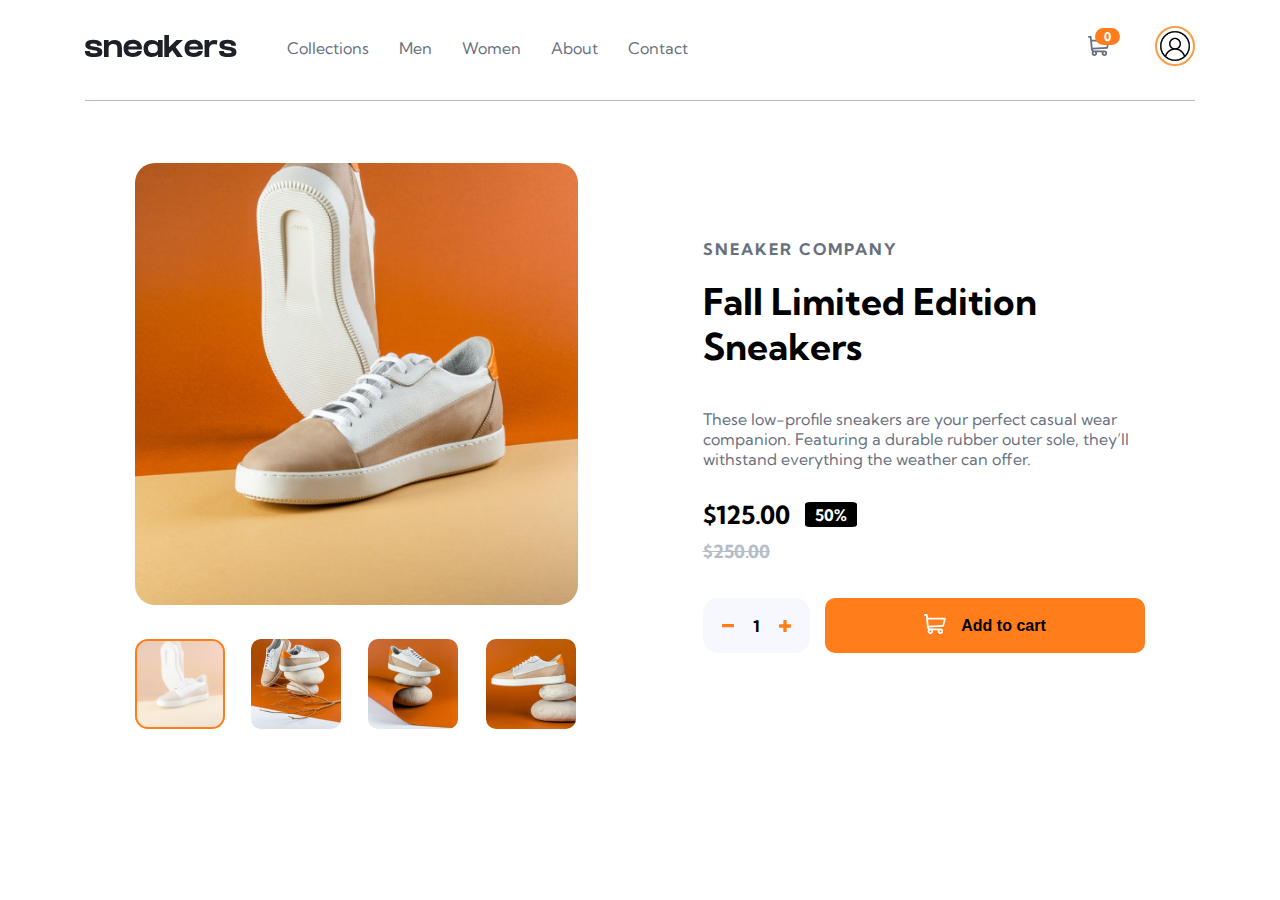
<file: index.html>
<!DOCTYPE html>
<html lang="en">
  <head>
    <meta charset="UTF-8" />
    <meta name="viewport" content="width=device-width, initial-scale=1.0" />
    <!-- displays site properly based on user's device -->

    <link
      rel="icon"
      type="image/png"
      sizes="32x32"
      href="./images/favicon-32x32.png"
    />

    <title>Frontend Mentor | E-commerce product page</title>
    <link rel="stylesheet" type="text/css" media="screen" href="main.css" />
    <script src="main.js" defer></script>
    <script src="slider.js" defer></script>
    <script src="cart.js" defer></script>
    <style>
      /* Add this to your <style> block in each HTgotcML file */
      .avatar img,
      .profile-preview,
      #checkout-avatar {
        border-radius: 50%;
        border: 2px solid #f59e48; /* Use your orange color variable if available */
        box-shadow: 0 2px 8px rgba(245, 158, 72, 0.08);
      }

      /* Add to your <style> block */
      .avatar {
        position: relative;
        display: inline-block;
      }

      #profile-avatar {
        cursor: pointer;
        transition: box-shadow 0.2s;
      }

      #profile-avatar:hover {
        box-shadow: 0 0 0 4px #f5e7d6;
      }

      #signout-btn {
        display: none;
        position: absolute;
        left: 50%;
        transform: translateX(-50%);
        top: 70px;
        z-index: 20;
        background: #fff;
        color: #f59e48;
        border: none;
        border-radius: 999px;
        padding: 10px 28px 10px 18px;
        font-size: 1rem;
        font-weight: 600;
        box-shadow: 0 4px 16px rgba(245, 158, 72, 0.15);
        cursor: pointer;
        transition: background 0.2s, color 0.2s, box-shadow 0.2s;
        display: flex;
        align-items: center;
        gap: 10px;
        outline: none;
      }

      #signout-btn:hover,
      #signout-btn:focus {
        background: #f59e48;
        color: #fff;
        box-shadow: 0 6px 24px rgba(245, 158, 72, 0.22);
      }

      .signout-icon svg {
        display: block;
        width: 20px;
        height: 20px;
        fill: currentColor;
        margin-right: 4px;
      }

      .signout-text {
        font-size: 1rem;
        font-weight: 600;
        letter-spacing: 0.5px;
      }
    </style>
  </head>
  <body>
    <div class="container">
      <header>
        <nav class="navbar">
          <section class="nav-first">
            <svg
              class="menu-icon"
              width="16"
              height="15"
              xmlns="http://www.w3.org/2000/svg"
            >
              <path
                d="M16 12v3H0v-3h16Zm0-6v3H0V6h16Zm0-6v3H0V0h16Z"
                fill="#69707D"
                fill-rule="evenodd"
              />
            </svg>
            <div class="logo">
              <img src="images/logo.svg" alt="sneakers logo" id="navbar-logo" style="cursor:pointer;" />
            </div>
            <div class="backdrop"></div>
            <div class="nav-links">
              <svg
                class="close-icon"
                width="14"
                height="15"
                xmlns="http://www.w3.org/2000/svg"
              >
                <path
                  d="m11.596.782 2.122 2.122L9.12 7.499l4.597 4.597-2.122 2.122L7 9.62l-4.595 4.597-2.122-2.122L4.878 7.5.282 2.904 2.404.782l4.595 4.596L11.596.782Z"
                  fill="#69707D"
                  fill-rule="evenodd"
                />
              </svg>
              <a href="collections.html">Collections</a>
              <a href="./men.html">Men</a>
              <a href="./women.html">Women</a>
              <a href="./About.html">About</a>
              <a href="./contact.html">Contact</a>
            </div>
          </section>
          <section class="nav-second">
            <div class="cart">
              <img
                class="cart-icon"
                src="images/icon-cart.svg"
                alt="cart icon"
              />
              <div class="cart-container">
                <div class="cart-title">Cart</div>
                <div class="cart-items empty">
                  <p class="cart-empty">Your cart is empty</p>
                </div>
                <button class="checkout empty" id="checkout-button" >Checkout</button>
              </div>
              <div class="cart-count">
                <span class="qty">0</span>
              </div>
            </div>
            <div class="avatar">
              <img id="profile-avatar" src="images/profile.png" />
              <button id="signout-btn" aria-label="Sign Out">
                <span class="signout-icon">
                </span>
                <span class="signout-text">Sign Out</span>
              </button>
            </div>
          </section>
        </nav>
      </header>

      <section class="main">
        <div class="default gallery">
          <div class="main-img">
            <img
              class="active"
              src="images/image-product-1.jpg"
              alt="product-img"
            />
            <img src="images/image-product-2.jpg" alt="product-img" />
            <img src="images/image-product-3.jpg" alt="product-img" />
            <img src="images/image-product-4.jpg" alt="product-img" />
          </div>
          <div class="thumb-list">
            <div class="active">
              <img
                src="images/image-product-1-thumbnail.jpg"
                alt="product-img"
              />
            </div>
            <div>
              <img
                src="images/image-product-2-thumbnail.jpg"
                alt="product-img"
              />
            </div>
            <div>
              <img
                src="images/image-product-3-thumbnail.jpg"
                alt="product-img"
              />
            </div>
            <div>
              <img
                src="images/image-product-4-thumbnail.jpg"
                alt="product-img"
              />
            </div>
          </div>
        </div>

        <div class="lightbox">
          <div class="gallery">
            <div class="main-img">
              <!-- icons -->
              <span class="icon-close">
                <svg width="14" height="15" xmlns="http://www.w3.org/2000/svg">
                  <path
                    d="m11.596.782 2.122 2.122L9.12 7.499l4.597 4.597-2.122 2.122L7 9.62l-4.595 4.597-2.122-2.122L4.878 7.5.282 2.904 2.404.782l4.595 4.596L11.596.782Z"
                    fill="#69707D"
                    fill-rule="evenodd"
                  />
                </svg>
              </span>
              <span class="icon-prev">
                <svg width="12" height="18" xmlns="http://www.w3.org/2000/svg">
                  <path
                    d="M11 1 3 9l8 8"
                    stroke="#1D2026"
                    stroke-width="3"
                    fill="none"
                    fill-rule="evenodd"
                  />
                </svg>
              </span>
              <span class="icon-next">
                <svg width="13" height="18" xmlns="http://www.w3.org/2000/svg">
                  <path
                    d="m2 1 8 8-8 8"
                    stroke="#1D2026"
                    stroke-width="3"
                    fill="none"
                    fill-rule="evenodd"
                  />
                </svg>
              </span>

              <!-- main images -->
              <img
                class="active"
                src="images/image-product-1.jpg"
                alt="product-img"
              />
              <img src="images/image-product-2.jpg" alt="product-img" />
              <img src="images/image-product-3.jpg" alt="product-img" />
              <img src="images/image-product-4.jpg" alt="product-img" />
            </div>
            <div class="thumb-list">
              <div class="active">
                <img
                  src="images/image-product-1-thumbnail.jpg"
                  alt="product-img"
                />
              </div>
              <div>
                <img
                  src="images/image-product-2-thumbnail.jpg"
                  alt="product-img"
                />
              </div>
              <div>
                <img
                  src="images/image-product-3-thumbnail.jpg"
                  alt="product-img"
                />
              </div>
              <div>
                <img
                  src="images/image-product-4-thumbnail.jpg"
                  alt="product-img"
                />
              </div>
            </div>
          </div>
        </div>

        <div class="content">
          <h3>SNEAKER COMPANY</h3>
          <h2 class="product-name">Fall Limited Edition Sneakers</h2>
          <p class="product-desc">
            These low-profile sneakers are your perfect casual wear companion.
            Featuring a durable rubber outer sole, they’ll withstand everything
            the weather can offer.
          </p>
          <div class="price-info">
            <div class="price">
              <span class="current-price">$125.00</span>
              <span class="discount">50%</span>
            </div>
            <div class="prev-price">$250.00</div>
          </div>
          <div class="add-to-cart-container">
            <div class="counter">
              <button class="minus">
                <svg
                  width="12"
                  height="4"
                  xmlns="http://www.w3.org/2000/svg"
                  xmlns:xlink="http://www.w3.org/1999/xlink"
                >
                  <defs>
                    <path
                      d="M11.357 3.332A.641.641 0 0 0 12 2.69V.643A.641.641 0 0 0 11.357 0H.643A.641.641 0 0 0 0 .643v2.046c0 .357.287.643.643.643h10.714Z"
                      id="a"
                    />
                  </defs>
                  <use fill="#FF7E1B" fill-rule="nonzero" xlink:href="#a" />
                </svg>
              </button>
              <span class="count">1</span>
              <button class="plus">
                <svg
                  width="12"
                  height="12"
                  xmlns="http://www.w3.org/2000/svg"
                  xmlns:xlink="http://www.w3.org/1999/xlink"
                >
                  <defs>
                    <path
                      d="M12 7.023V4.977a.641.641 0 0 0-.643-.643h-3.69V.643A.641.641 0 0 0 7.022 0H4.977a.641.641 0 0 0-.643.643v3.69H.643A.641.641 0 0 0 0 4.978v2.046c0 .356.287.643.643.643h3.69v3.691c0 .356.288.643.644.643h2.046a.641.641 0 0 0 .643-.643v-3.69h3.691A.641.641 0 0 0 12 7.022Z"
                      id="b"
                    />
                  </defs>
                  <use fill="#FF7E1B" fill-rule="nonzero" xlink:href="#b" />
                </svg>
              </button>
            </div>
            <button class="add-to-cart">
              <span>
                <svg width="22" height="20" xmlns="http://www.w3.org/2000/svg">
                  <path
                    d="M20.925 3.641H3.863L3.61.816A.896.896 0 0 0 2.717 0H.897a.896.896 0 1 0 0 1.792h1l1.031 11.483c.073.828.52 1.726 1.291 2.336C2.83 17.385 4.099 20 6.359 20c1.875 0 3.197-1.87 2.554-3.642h4.905c-.642 1.77.677 3.642 2.555 3.642a2.72 2.72 0 0 0 2.717-2.717 2.72 2.72 0 0 0-2.717-2.717H6.365c-.681 0-1.274-.41-1.53-1.009l14.321-.842a.896.896 0 0 0 .817-.677l1.821-7.283a.897.897 0 0 0-.87-1.114ZM6.358 18.208a.926.926 0 0 1 0-1.85.926.926 0 0 1 0 1.85Zm10.015 0a.926.926 0 0 1 0-1.85.926.926 0 0 1 0 1.85Zm2.021-7.243-13.8.81-.57-6.341h15.753l-1.383 5.53Z"
                    fill="#69707D"
                    fill-rule="nonzero"
                  />
                </svg>
              </span>
              <span>Add to cart</span>
            </button>
          </div>
        </div>
      </section>
    </div>

    <div id="auth-popup" style="display:none; position:fixed; top:0; left:0; width:100vw; height:100vh; background:rgba(0,0,0,0.35); z-index:9999; align-items:center; justify-content:center;">
      <div style="background:#fff; border-radius:30px; padding:32px 24px; max-width:320px; width:90%; box-shadow:0 8px 32px rgba(0,0,0,0.15); text-align:center;">
        <h3 style="margin-top:0;">You need an account</h3>
        <p style="color:hsl(220, 13%, 13%);">Please sign up or sign in to checkout.</p>
        <div style="display:flex; gap:12px; justify-content:center; margin-top:24px;">
          <button id="popup-signup" style="padding:10px 20px; background:hsl(26, 100%, 55%); color:#fff; border:none; border-radius:8px; font-weight:600; cursor:pointer;">Sign Up</button>
          <button id="popup-signin" style="padding:10px 20px; background:#fff; color:hsl(26, 100%, 55%); border:2px solid hsl(26, 100%, 55%); border-radius:8px; font-weight:600; cursor:pointer;">Sign In</button>
        </div>
      </div>
    </div>

    <script>
      document.addEventListener("DOMContentLoaded", function () {
  const avatarImg = document.getElementById("profile-avatar");
  const signoutBtn = document.getElementById("signout-btn");
  const user = JSON.parse(localStorage.getItem("user"));

  // Set avatar image based on user
  if (user && user.photo) {
    avatarImg.src = user.photo;
  } else if (user) {
    avatarImg.src = "images/image-avatar.png";
  } else {
    avatarImg.src = "images/profile.png";
  }

  // Hide signout button by default
  signoutBtn.style.display = "none";

  // Toggle signout button on avatar click
  avatarImg.addEventListener("click", function () {
    signoutBtn.style.display = signoutBtn.style.display === "block" ? "none" : "block";
  });

  signoutBtn.addEventListener("click", function () {
    localStorage.removeItem("user");
    window.location.reload();
  });

  // Logo click to go to index page
  document.getElementById("navbar-logo").addEventListener("click", function () {
    window.location.href = "index.html";
  });

  // Checkout popup logic
  const checkoutBtn = document.getElementById("checkout-button");
  const authPopup = document.getElementById("auth-popup");
  const popupSignup = document.getElementById("popup-signup");
  const popupSignin = document.getElementById("popup-signin");

  if (checkoutBtn) {
    checkoutBtn.addEventListener("click", function (e) {
      const user = JSON.parse(localStorage.getItem("user"));
      if (!user) {
        e.preventDefault();
        if (authPopup) authPopup.style.display = "flex";
      } else {
        window.location.href = "checkout.html";
      }
    });
  }

  if (popupSignup) {
    popupSignup.addEventListener("click", function () {
      window.location.href = "signup.html";
    });
  }
  if (popupSignin) {
    popupSignin.addEventListener("click", function () {
      window.location.href = "signin.html";
    });
  }

  // Optional: Close popup when clicking outside the box
  if (authPopup) {
    authPopup.addEventListener("click", function(e) {
      if (e.target === authPopup) authPopup.style.display = "none";
    });
  }
});
    </script>
  </body>
</html>
</file>
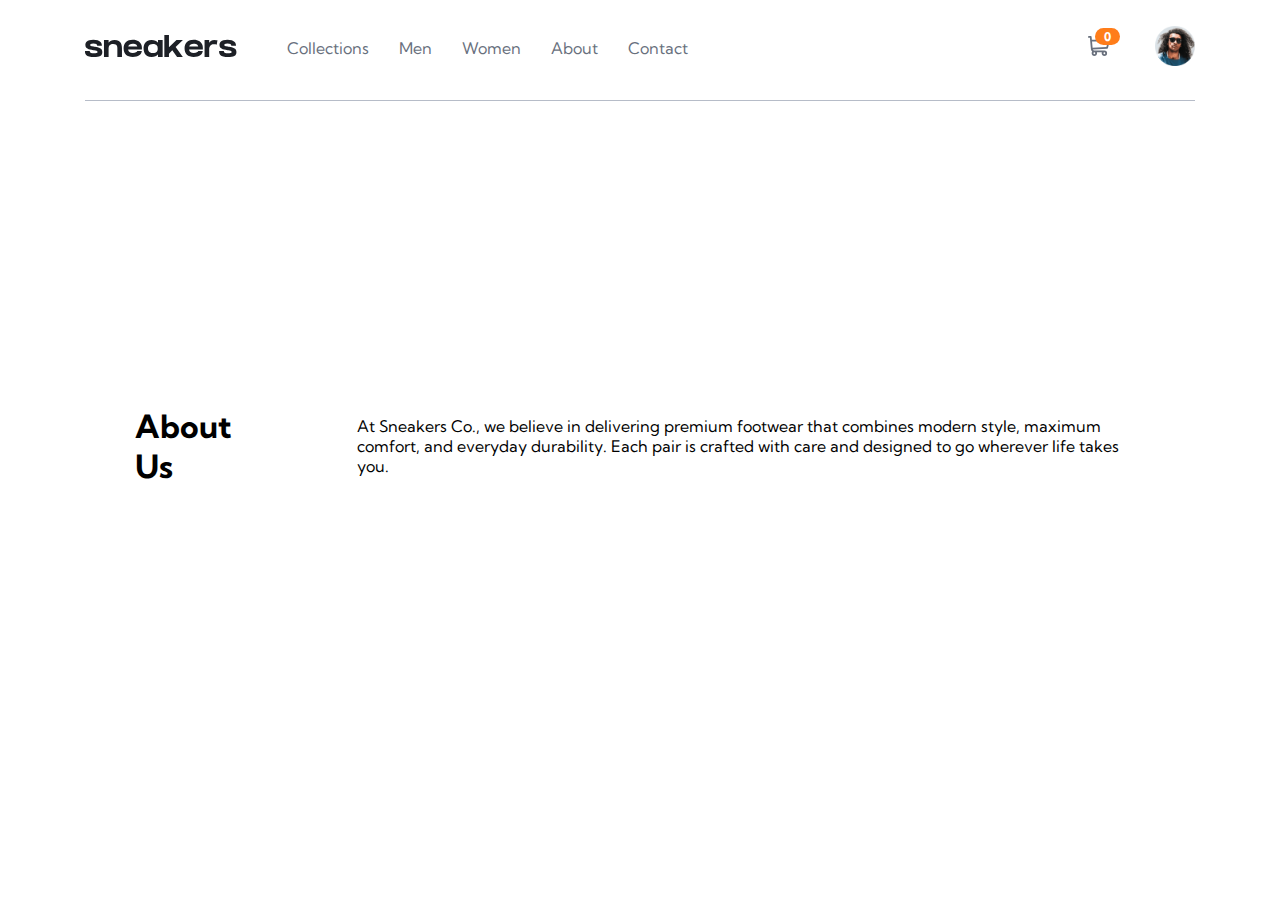
<file: About.html>
<!DOCTYPE html>
<html lang="en">
  <head>
    <meta charset="UTF-8" />
    <meta name="viewport" content="width=device-width, initial-scale=1.0" />
    <!-- displays site properly based on user's device -->

    <link
      rel="icon"
      type="image/png"
      sizes="32x32"
      href="./images/favicon-32x32.png"
    />

    <title>About Us - Sneakers</title>
    <link rel="stylesheet" type="text/css" media="screen" href="main.css" />
    <script src="main.js" defer></script>
    <script src="slider.js" defer></script>
    <script src="cart.js" defer></script>
  </head>
  <body>
    <div class="container">
      <header>
        <nav class="navbar">
          <section class="nav-first">
            <svg
              class="menu-icon"
              width="16"
              height="15"
              xmlns="http://www.w3.org/2000/svg"
            >
              <path
                d="M16 12v3H0v-3h16Zm0-6v3H0V6h16Zm0-6v3H0V0h16Z"
                fill="#69707D"
                fill-rule="evenodd"
              />
            </svg>
            <div class="logo">
              <img src="images/logo.svg" alt="sneakers logo" />
            </div>
            <div class="backdrop"></div>
            <div class="nav-links">
              <svg
                class="close-icon"
                width="14"
                height="15"
                xmlns="http://www.w3.org/2000/svg"
              >
                <path
                  d="m11.596.782 2.122 2.122L9.12 7.499l4.597 4.597-2.122 2.122L7 9.62l-4.595 4.597-2.122-2.122L4.878 7.5.282 2.904 2.404.782l4.595 4.596L11.596.782Z"
                  fill="#69707D"
                  fill-rule="evenodd"
                />
              </svg>
             <a href="http://127.0.0.1:5500/collections.html#">Collections</a>
              <a href="http://127.0.0.1:5500/men.html">Men</a>
              <a href="http://127.0.0.1:5500/women.html">Women</a>
              <a href="http://127.0.0.1:5500/About.html">About</a>
              <a href="http://127.0.0.1:5500/contact.html">Contact</a>
            </div>
          </section>
          <section class="nav-second">
            <div class="cart">
              <img
                class="cart-icon"
                src="images/icon-cart.svg"
                alt="cart icon"
              />
              <div class="cart-container">
                <div class="cart-title">Cart</div>
                <div class="cart-items empty">
                  <p class="cart-empty">Your cart is empty</p>
                </div>
                <button class="checkout empty">Checkout</button>
              </div>
              <div class="cart-count">
                <span class="qty">0</span>
              </div>
            </div>
            <div class="avatar">
              <img src="images/image-avatar.png" alt="avatar" />
            </div>
          </section>
        </nav>
      </header>

      <section class="main">
        <h1>About Us</h1>
          <p>
            At Sneakers Co., we believe in delivering premium footwear that combines 
            modern style, maximum comfort, and everyday durability. Each pair is 
            crafted with care and designed to go wherever life takes you.
          </p>
      </section>
    </div>
  </body>
</html>
</file>
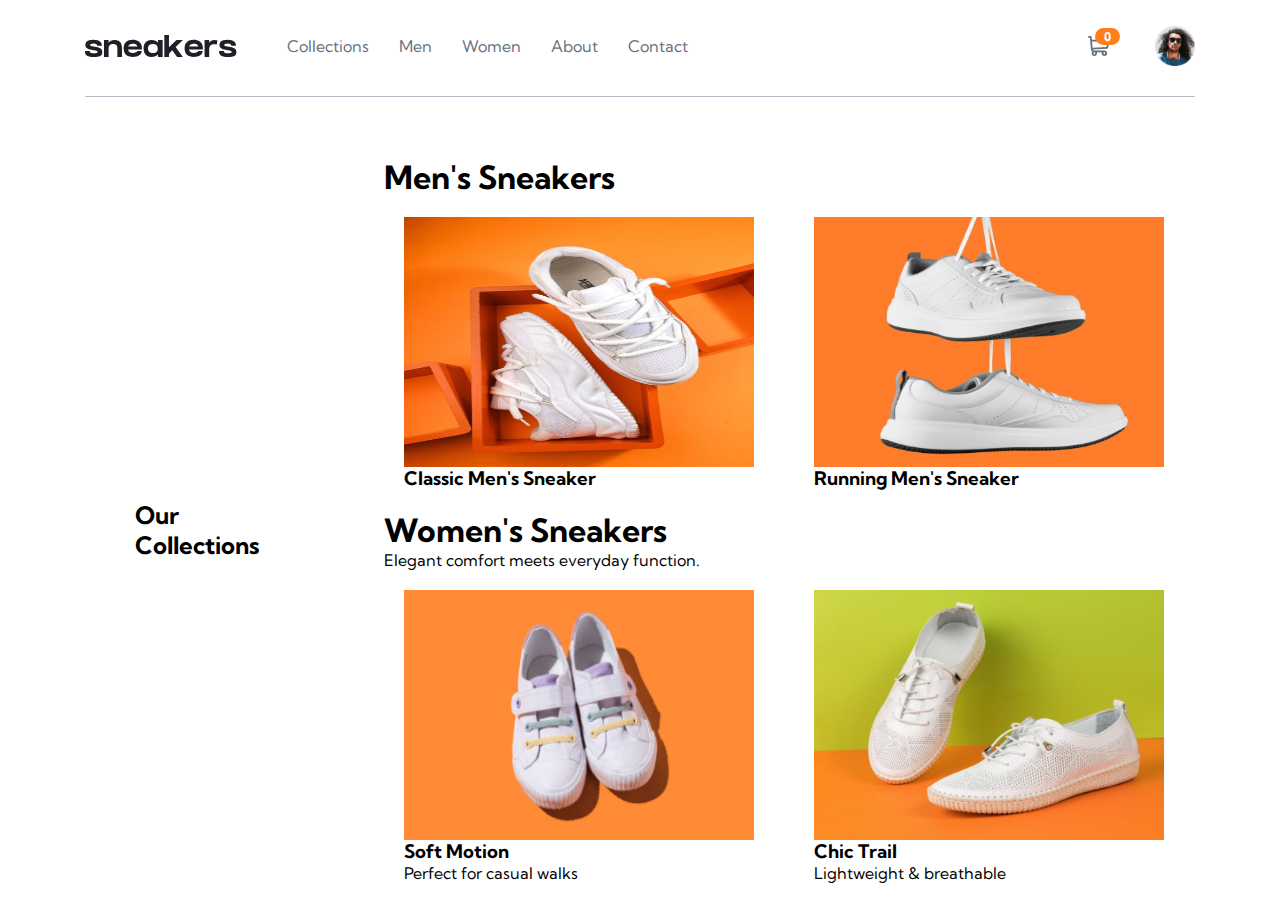
<file: collections.html>
<html lang="en">
<head><title>Collections - Sneakers</title>

<link rel="stylesheet" href="./main.css">
 <link
      rel="icon"
      type="image/png"
      sizes="32x32"
      href="./images/favicon-32x32.png"
    />

<!-- Place this <style> block in the <head> section of all HTML pages -->

</head>
<body>  
  <div class="container">
    <header>
        <nav class="navbar">
          <section class="nav-first">
            <svg
              class="menu-icon"
              width="16"
              height="15"
              xmlns="http://www.w3.org/2000/svg"
            >
              <path
                d="M16 12v3H0v-3h16Zm0-6v3H0V6h16Zm0-6v3H0V0h16Z"
                fill="#69707D"
                fill-rule="evenodd"
              />
            </svg>
            <div class="logo">
              <img src="images/logo.svg" alt="sneakers logo" />
            </div>
            <div class="backdrop"></div>
            <div class="nav-links">
              <svg
                class="close-icon"
                width="14"
                height="15"
                xmlns="http://www.w3.org/2000/svg"
              >
                <path
                  d="m11.596.782 2.122 2.122L9.12 7.499l4.597 4.597-2.122 2.122L7 9.62l-4.595 4.597-2.122-2.122L4.878 7.5.282 2.904 2.404.782l4.595 4.596L11.596.782Z"
                  fill="#69707D"
                  fill-rule="evenodd"
                />
              </svg>
              <a href="http://127.0.0.1:5500/collections.html#">Collections</a>
              <a href="http://127.0.0.1:5500/men.html">Men</a>
              <a href="http://127.0.0.1:5500/women.html">Women</a>
              <a href="http://127.0.0.1:5500/About.html">About</a>
              <a href="http://127.0.0.1:5500/contact.html">Contact</a>
            </div>
          </section>
          <section class="nav-second">
            <div class="cart">
              <img
                class="cart-icon"
                src="images/icon-cart.svg"
                alt="cart icon"
              />
              <div class="cart-container">
                <div class="cart-title">Cart</div>
                <div class="cart-items empty">
                  <p class="cart-empty">Your cart is empty</p>
                </div>
                <button class="checkout empty">Checkout</button>
              </div>
              <div class="cart-count">
                <span class="qty">0</span>
              </div>
            </div>
            <div class="avatar">
              <img src="images/image-avatar.png" alt="avatar" />
            </div>
          </section>
        </nav>
    </header>

     <section class="main">
      <h2>Our Collections</h2>
      <section>
        <section style=" width: 100%; align-items: center;">
            <h1 style="width: 100%;">Men's Sneakers</h1>
          <section style="display: flex; width: 100%; align-items: center; justify-content: center; gap: 20px;" >
            <div class="product-card" style="padding: 20px;">
              <img src="images/white sneakers in orange.png" alt="Men's Sneakers" style=" width: 350px; height: 250px;"/>
              <h3>Classic Men's Sneaker</h3>
            </div>
            <div class="product-card" style="padding: 20px;">
              <img src="images/men sneaker 2.png" alt="Men's Sneakers" style=" width: 350px; height: 250px;"/>
              <h3>Running Men's Sneaker</h3>
            </div>
          </section>
        </section>
        <section >
        <div class="women-sneaker-content">
          <h1>Women's Sneakers</h1>
          <p>Elegant comfort meets everyday function.</p>
        </div>

          <div style="display: flex; gap: 20px;">
            <div style="background: var(--beige); padding: 20px; border-radius: 12px; flex: 1;">
              <img src="./images/womens sneaker.png" alt="" style=" width: 350px; height: 250px;">
              <h3>Soft Motion</h3>
              <p>Perfect for casual walks</p>
            </div>
            <div style="background: var(--gray); padding: 20px; border-radius: 12px; flex: 1;">
              <img src="./images/womens sneaker 2.png" alt="" style=" width: 350px; height: 250px;">
              <h3>Chic Trail</h3>
              <p>Lightweight & breathable</p>
            </div>
          </div>
      </section>
        <!-- Add more product cards here -->
      </section>
     </section>
  </div>
  

</body>
</html>
</file>
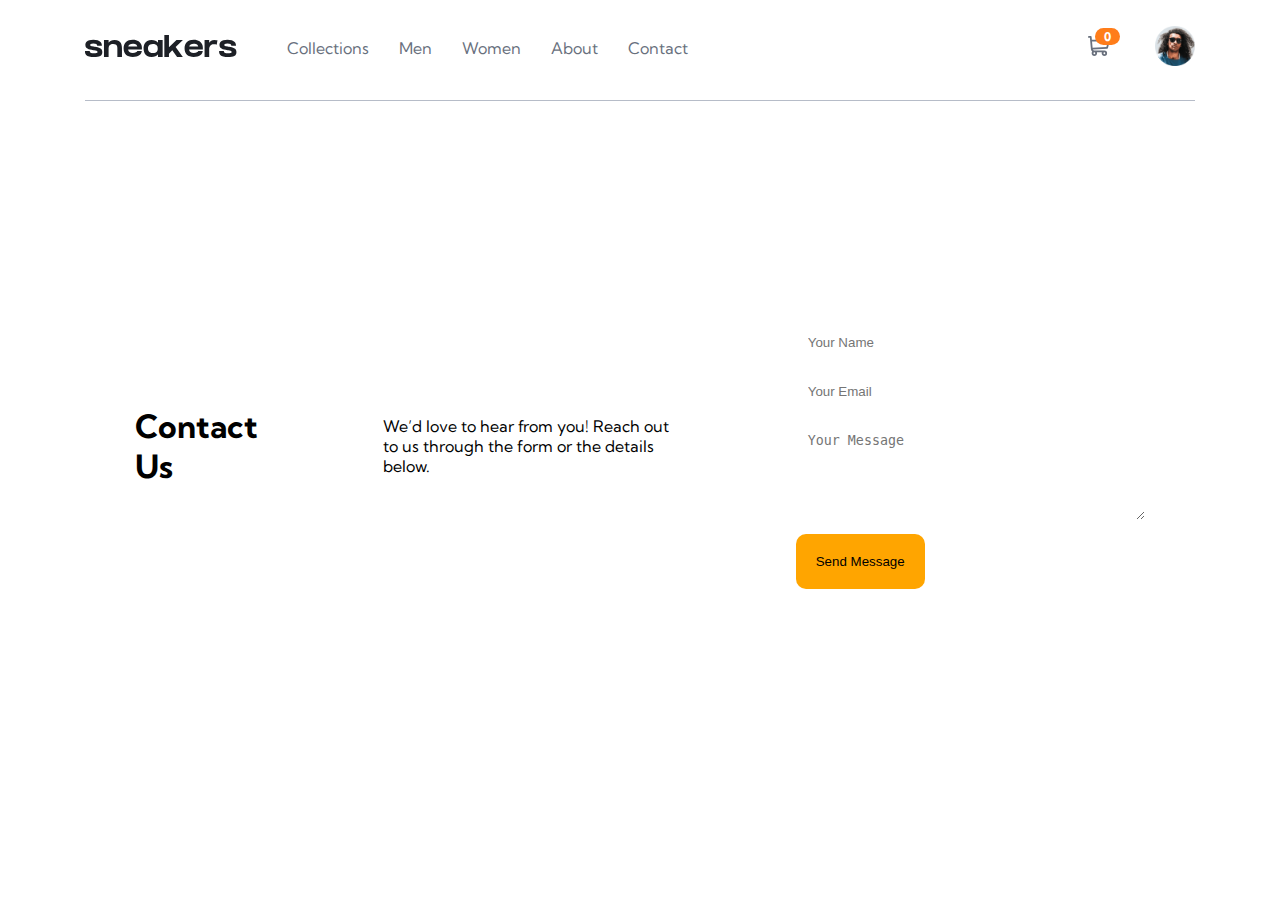
<file: contact.html>
<!DOCTYPE html>
<html lang="en">
  <head>
    <meta charset="UTF-8" />
    <meta name="viewport" content="width=device-width, initial-scale=1.0" />
    <!-- displays site properly based on user's device -->

    <link
      rel="icon"
      type="image/png"
      sizes="32x32"
      href="./images/favicon-32x32.png"
    />

    <title>Contact Us - Sneakers</title>
    <link rel="stylesheet" type="text/css" media="screen" href="main.css" />
    <script src="main.js" defer></script>
    <script src="slider.js" defer></script>
    <script src="cart.js" defer></script>
  </head>
  <body>
    <div class="container">
      <header>
        <nav class="navbar">
          <section class="nav-first">
            <svg
              class="menu-icon"
              width="16"
              height="15"
              xmlns="http://www.w3.org/2000/svg"
            >
              <path
                d="M16 12v3H0v-3h16Zm0-6v3H0V6h16Zm0-6v3H0V0h16Z"
                fill="#69707D"
                fill-rule="evenodd"
              />
            </svg>
            <div class="logo">
              <img src="images/logo.svg" alt="sneakers logo" />
            </div>
            <div class="backdrop"></div>
            <div class="nav-links">
              <svg
                class="close-icon"
                width="14"
                height="15"
                xmlns="http://www.w3.org/2000/svg"
              >
                <path
                  d="m11.596.782 2.122 2.122L9.12 7.499l4.597 4.597-2.122 2.122L7 9.62l-4.595 4.597-2.122-2.122L4.878 7.5.282 2.904 2.404.782l4.595 4.596L11.596.782Z"
                  fill="#69707D"
                  fill-rule="evenodd"
                />
              </svg>
              <a href="http://127.0.0.1:5500/collections.html#">Collections</a>
              <a href="http://127.0.0.1:5500/men.html">Men</a>
              <a href="http://127.0.0.1:5500/women.html">Women</a>
              <a href="http://127.0.0.1:5500/About.html">About</a>
              <a href="http://127.0.0.1:5500/contact.html">Contact</a>
            </div>
          </section>
          <section class="nav-second">
            <div class="cart">
              <img
                class="cart-icon"
                src="images/icon-cart.svg"
                alt="cart icon"
              />
              <div class="cart-container">
                <div class="cart-title">Cart</div>
                <div class="cart-items empty">
                  <p class="cart-empty">Your cart is empty</p>
                </div>
                <button class="checkout empty">Checkout</button>
              </div>
              <div class="cart-count">
                <span class="qty">0</span>
              </div>
            </div>
            <div class="avatar">
              <img src="images/image-avatar.png" alt="avatar" />
            </div>
          </section>
        </nav>
      </header>

      <section class="main">
          <h1>Contact Us</h1>
            <p>We’d love to hear from you! Reach out to us through the form or the details below.</p>

            <form style="margin-top: 20px;">
              <input style="width: 100%; padding: 12px; margin-bottom: 10px; border-radius: 8px; border: 1px solid var(--gray);" type="text" placeholder="Your Name" />
              <input style="width: 100%; padding: 12px; margin-bottom: 10px; border-radius: 8px; border: 1px solid var(--gray);" type="email" placeholder="Your Email" />
              <textarea style="width: 100%; padding: 12px; margin-bottom: 10px; border-radius: 8px; border: 1px solid var(--gray);" rows="5" placeholder="Your Message"></textarea>
              <button class="btn" style="padding: 20px; background-color: orange; border: none; border-radius: 10px;">Send Message</button>
            </form>
      </section>
    </div>
  </body>
</html>
</file>
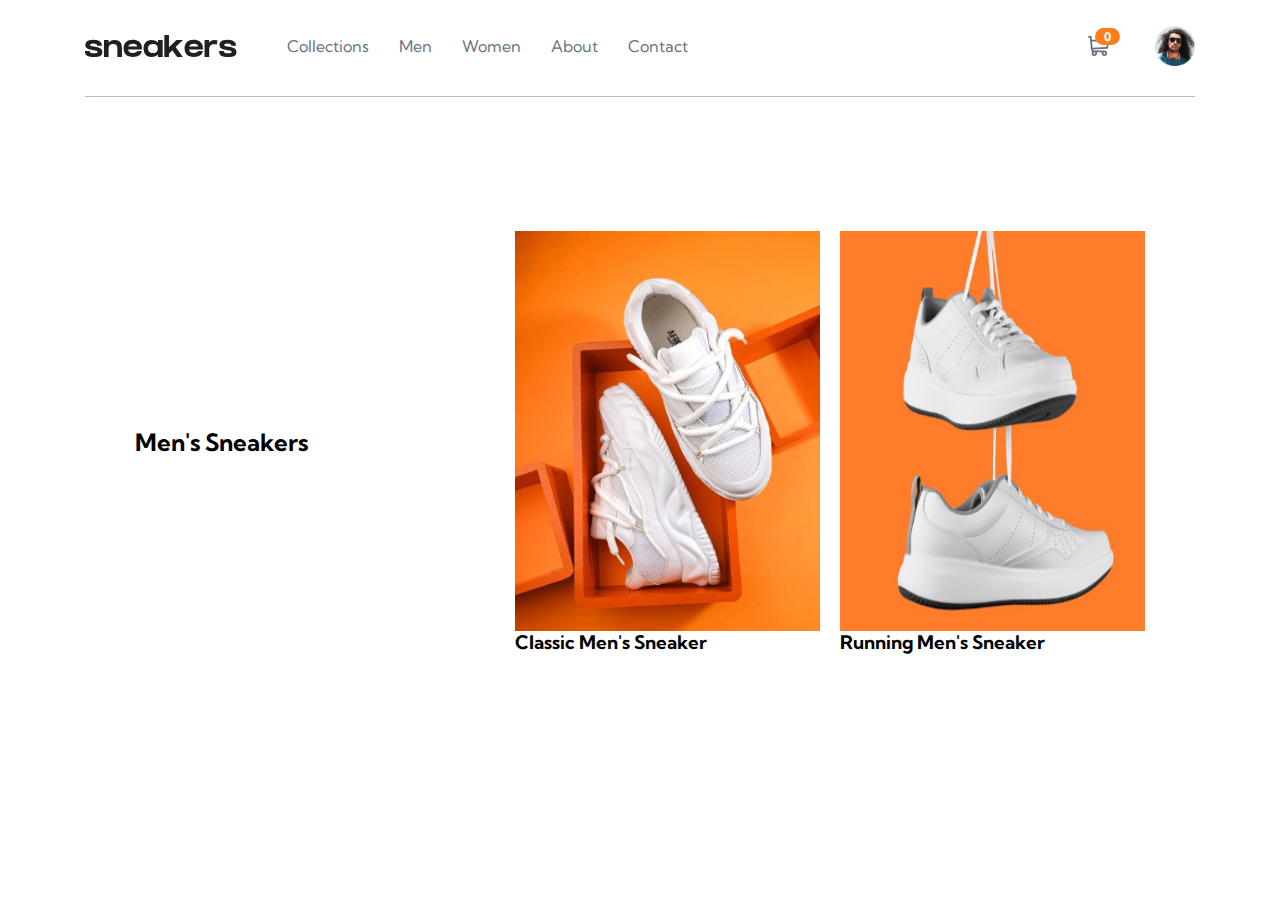
<file: men.html>
<html lang="en">
<head><title>Men - Sneakers</title>
<link rel="stylesheet" href="./main.css">
<link
  rel="icon"
  type="image/png"
  sizes="32x32"
  href="./images/favicon-32x32.png"
  />
<!-- Place this <style> block in the <head> section of all HTML pages -->
</head>
<body>
  <div class="container">
      <header>
        <nav class="navbar">
          <section class="nav-first">
            <svg
              class="menu-icon"
              width="16"
              height="15"
              xmlns="http://www.w3.org/2000/svg"
            >
              <path
                d="M16 12v3H0v-3h16Zm0-6v3H0V6h16Zm0-6v3H0V0h16Z"
                fill="#69707D"
                fill-rule="evenodd"
              />
            </svg>
            <div class="logo">
              <img src="images/logo.svg" alt="sneakers logo" />
            </div>
            <div class="backdrop"></div>
            <div class="nav-links">
              <svg
                class="close-icon"
                width="14"
                height="15"
                xmlns="http://www.w3.org/2000/svg"
              >
                <path
                  d="m11.596.782 2.122 2.122L9.12 7.499l4.597 4.597-2.122 2.122L7 9.62l-4.595 4.597-2.122-2.122L4.878 7.5.282 2.904 2.404.782l4.595 4.596L11.596.782Z"
                  fill="#69707D"
                  fill-rule="evenodd"
                />
              </svg>
              <a href="http://127.0.0.1:5500/collections.html#">Collections</a>
              <a href="http://127.0.0.1:5500/men.html">Men</a>
              <a href="http://127.0.0.1:5500/women.html">Women</a>
              <a href="http://127.0.0.1:5500/About.html">About</a>
              <a href="http://127.0.0.1:5500/contact.html">Contact</a>
            </div>
          </section>
          <section class="nav-second">
            <div class="cart">
              <img
                class="cart-icon"
                src="images/icon-cart.svg"
                alt="cart icon"
              />
              <div class="cart-container">
                <div class="cart-title">Cart</div>
                <div class="cart-items empty">
                  <p class="cart-empty">Your cart is empty</p>
                </div>
                <button class="checkout empty">Checkout</button>
              </div>
              <div class="cart-count">
                <span class="qty">0</span>
              </div>
            </div>
            <div class="avatar">
              <img src="images/image-avatar.png" alt="avatar" />
            </div>
          </section>
        </nav>
      </header>
       <section class="main" style=" width: 100%; align-items: center;">
      <h2 style="width: 100%;">Men's Sneakers</h2>
    <section style="display: flex; width: 100%; align-items: center; justify-content: center; gap: 20px;" >
      <div class="product-card">
        <img src="images/white sneakers in orange.png" alt="Men's Sneakers" style=" width: 305px; height: 400px;"/>
        <h3>Classic Men's Sneaker</h3>
      </div>
      <div class="product-card">
        <img src="images/men sneaker 2.png" alt="Men's Sneakers" style=" width: 305px; height: 400px;"/>
        <h3>Running Men's Sneaker</h3>
      </div>
    </section>
   </section>
  </div>
  
</body>
</html>
</file>
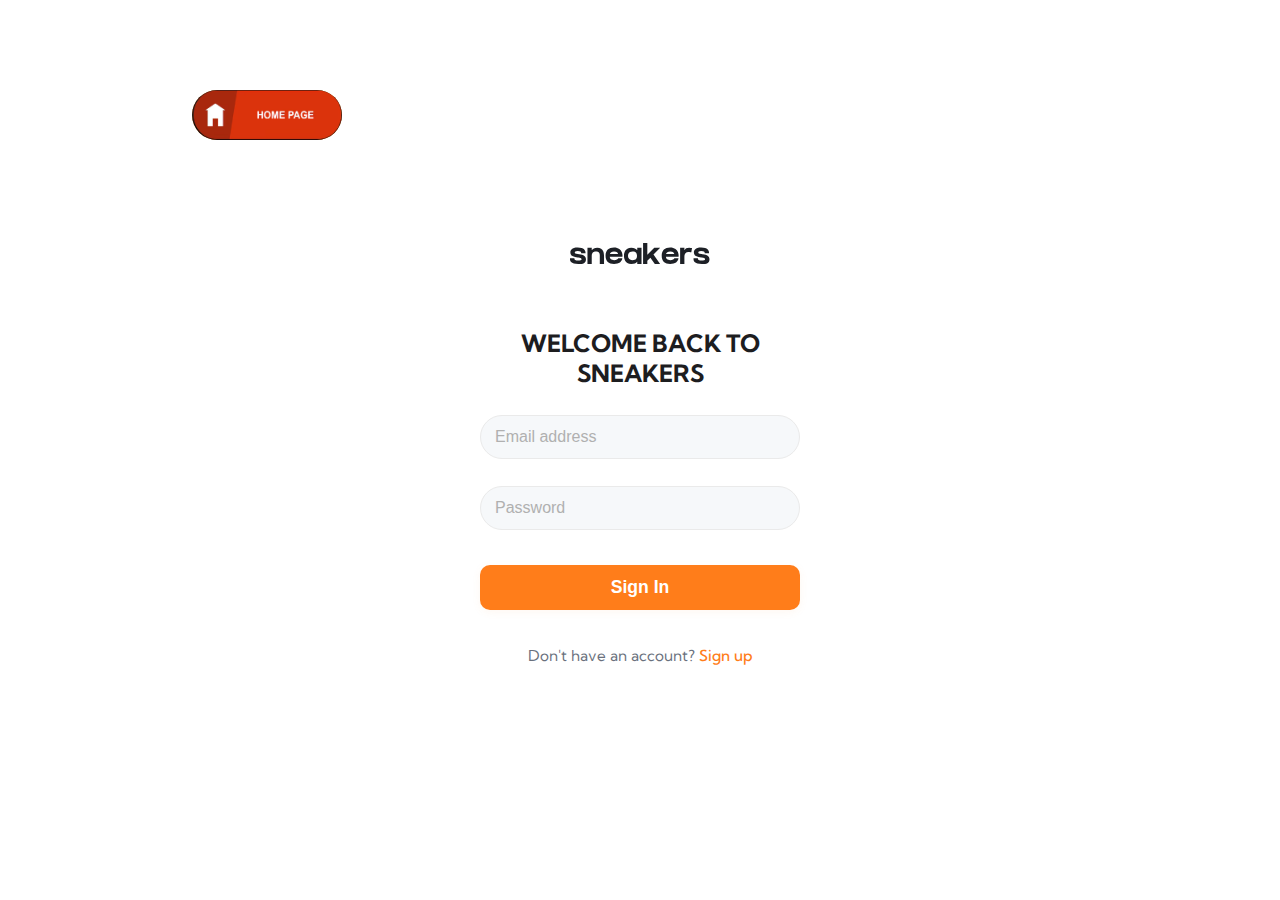
<file: signin.html>
<!DOCTYPE html>
<html lang="en">
<head>
  <meta charset="UTF-8" />
  <title>Sign In</title>
  <style>
    @import url("https://fonts.googleapis.com/css2?family=Kumbh+Sans:wght@400;700&display=swap");

    *{
      margin: 0;
      padding: 0;
      box-sizing: border-box;
    }

    body {

      font-family: 'Kumbh Sans', sans-serif;
      min-height: 100vh;
      display: flex;
      flex-direction: column;
      align-items: center;
      justify-content: center;
      width: 100%;
    }
    .logo {
      width: 140px;
      margin: 40px auto 24px auto;
      display: block;
    }
    .signin-card {
      background: #fff;
      border-radius: 16px;
      padding: 2.5rem 2rem 2rem 2rem;
      min-width: 370px;
      width: 30%;
      display: flex;
      flex-direction: column;
      align-items: center;
      gap: 1.2rem;
    }
    .signin-card h2 {
      color: #1d1d1f;
      font-size: 1.5rem;
      font-weight: 700;
      margin-bottom: 0.5rem;
      text-align: center;
      width: 100%;
    }
    .signin-card label {
      align-self: flex-start;
      font-weight: 500;
      color: #69707D;
      margin-bottom: 0.2rem;
      font-size: 0.95rem;
    }
    .signin-card input[type="email"],
    .signin-card input[type="password"] {
      width: 100%;
      padding: 12px 14px;
      border: 1px solid #eaeaea;
      border-radius: 60px;
      background: #f6f8fa;
      font-size: 1rem;
      margin-bottom: 0.5rem;
      transition: border 0.2s;
    }
    .signin-card input::placeholder {
      font-size: 1rem;
      color: #b0b0b0;
    }
    .error-msg {
      color: #e74c3c;
      font-size: 0.95rem;
      margin-bottom: 0.5rem;
      text-align: center;
      display: none;
    }
    .signin-card button[type="submit"] {
      width: 100%;
      padding: 12px;
      background: hsl(26, 100%, 55%);
      color: #fff;
      border: none;
      border-radius: 10px;
      font-size: 1.1rem;
      font-weight: 600;
      cursor: pointer;
      margin-top: 0.5rem;
      box-shadow: 0 2px 8px rgba(245, 158, 72, 0.08);
      transition: background 0.2s;
    }
    .signin-card button[type="submit"]:hover {
      background: hsl(25, 100%, 64%);
      color: #1d1d1f;
    }
    .signin-card .signup-link {
      margin-top: 1rem;
      font-size: 0.95rem;
      color: #69707D;
      text-align: center;
      width: 100%;
    }
    .signin-card .signup-link a {
      color: hsl(26, 100%, 55%);
      text-decoration: none;
      font-weight: 500;
    }

    #back-to-home-btn{
      position: fixed;
      top: 10%;
      left: 15%;
      padding: 10px 20px;
      background-color: hsl(26, 100%, 55%);
      color: white;
      border: none;
      border-radius: 5px;
      cursor: pointer;
      font-size: 1rem;
      width: 150px;
      height: 50px;
      border-radius: 100px;

    }
    
    #back-to-home-btn img{
      position: absolute;
      top: 0;
      left: 0;;
      width: 150px;
      height: 50px;
      border-radius: 100px;
    }

    #back-to-home-btn:hover{
      opacity: 50%;
    }
  </style>
</head>
<body>
  <button id="back-to-home-btn"><img src="./images/back to home.png" alt=""></button>
  <img src="images/logo.svg" alt="sneakers logo" class="logo" />
  <form class="signin-card" id="signinForm">
    <h2>WELCOME BACK TO SNEAKERS</h2>
    <!-- <label for="email">Email address</label> -->
    <input type="email" id="email" placeholder="Email address" required />
    <!-- <label for="password">Password</label> -->
    <input type="password" id="password" placeholder="Password" required />
    <div class="error-msg" id="errorMsg"></div>
    <button type="submit">Sign In</button>
    <div class="signup-link">
      Don't have an account? <a href="signup.html">Sign up</a>
    </div>
  </form>
  <script>
    const backToHomeBtn = document.getElementById("back-to-home-btn");

    backToHomeBtn.addEventListener("click", function () {
      window.location.href = "index.html";
    })

    document.getElementById("signinForm").addEventListener("submit", function (e) {
      e.preventDefault();
      const email = document.getElementById("email").value.trim().toLowerCase();
      const password = document.getElementById("password").value;
      const errorMsg = document.getElementById("errorMsg");

      // Get users array from localStorage
      const users = JSON.parse(localStorage.getItem("users")) || [];
      const user = users.find(u => u.email === email && u.password === password);

      if (user) {
        localStorage.setItem("user", JSON.stringify(user));
        if (user.verified) {
          window.location.href = "checkout.html";
        } else {
          errorMsg.textContent = "Your account is not verified.";
          errorMsg.style.display = "block";
        }
      } else {
        errorMsg.textContent = "Incorrect email or password.";
        errorMsg.style.display = "block";
      }
    });
  </script>
  <script>
    document.addEventListener("DOMContentLoaded", function () {
      const logo = document.getElementById("navbar-logo") || document.querySelector(".logo img");
      if (logo) {
        logo.style.cursor = "pointer";
        logo.addEventListener("click", function () {
          window.location.href = "index.html";
        });
      }
    });
  </script>
</body>
</html>
</file>
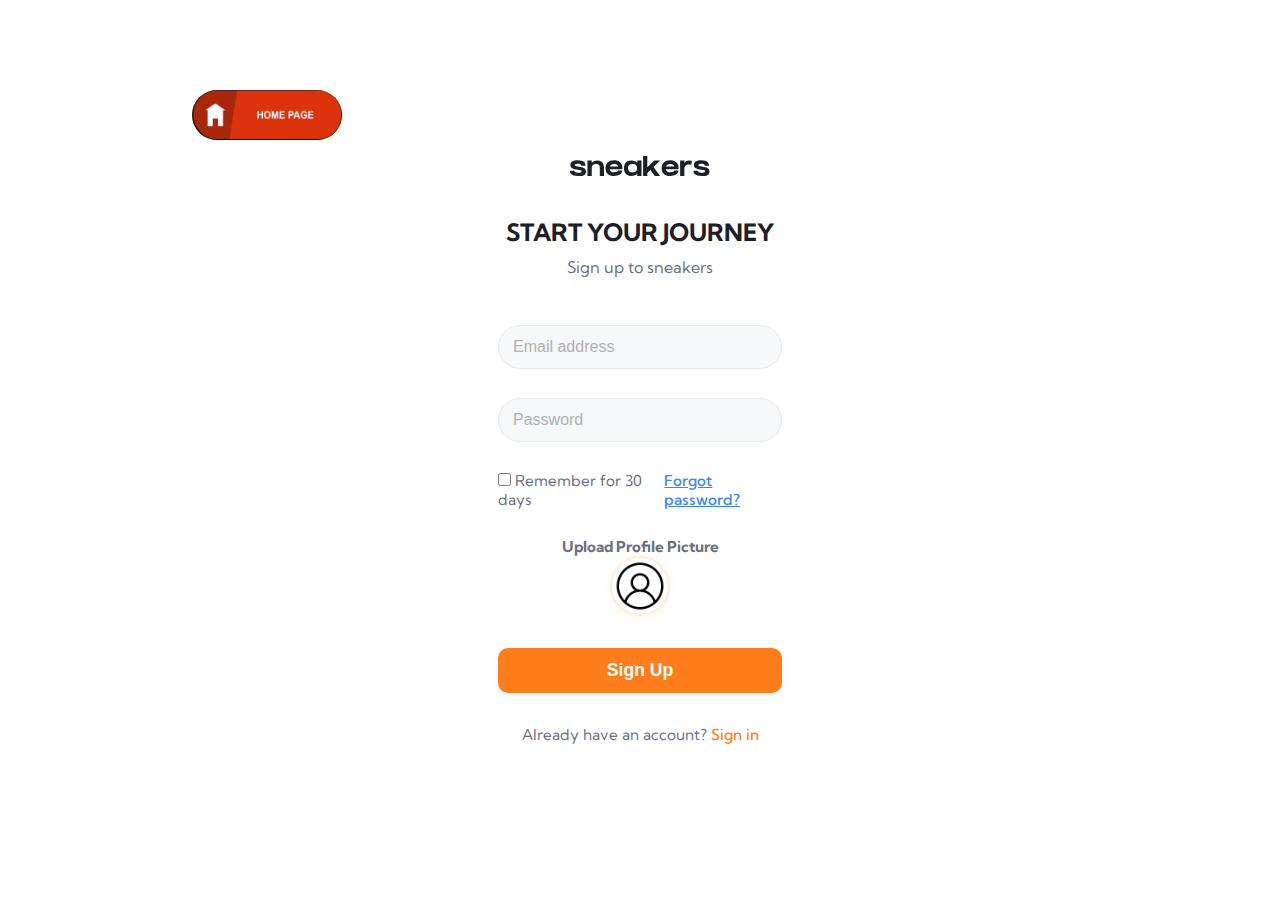
<file: signup.html>
<!DOCTYPE html>
<html lang="en">
<head>
  <meta charset="UTF-8" />
  <title>Sign Up</title>
  <link rel="icon" type="image/png" sizes="32x32" href="./images/favicon-32x32.png" />
  <style>
    @import url("https://fonts.googleapis.com/css2?family=Kumbh+Sans:wght@400;700&display=swap");

    * {
      margin: 0;
      padding: 0;
      box-sizing: border-box;
    }

    body {
      margin: 0;
      min-height: 100vh;
      display: flex;
      flex-direction: column;
      font-family: 'Kumbh Sans', sans-serif;
      align-items: center;
      justify-content: center;
      width: 100%;
    }
    .logo {
      width: 140px;
      display: block;
      margin-bottom: 2rem;
    }
    .signin-card {
      border-radius: 16px;
      padding: 24px  50px;
      min-width: 370px;
      width: 30%;
      margin: 0 auto;
      display: flex;
      flex-direction: column;
      align-items: center;
      gap: 2rem;
    }

    .signin-card .greetings {
      display: flex;
      flex-direction: column;
      align-items: center;
      justify-content: center;
      width: 100%;
      margin-bottom: 1rem;
      gap: 0.6rem;
    }

    .signin-card .greetings h2 {
      color: hsl(220, 13%, 13%);
      font-size: 1.5rem;
      font-weight: 700;
      text-align: left;
      margin: 0;
      width: 100%;
      text-align: center;
    }
    .signin-card .greetings p {
      color: hsl(219, 9%, 45%);
      font-size: 1rem;
      width: 100%;
      text-align: center;
      margin: 0;
    }

    .signin-card .form-group {
      display: flex;
      flex-direction: column;
      align-items: center;
      width: 100%;
      gap: 1.3rem;
    }   

    .signin-card label {
      align-self: flex-start;
      font-weight: 700;
      color: #69707D;
      margin-bottom: 0.2rem;
      font-size: 0.95rem;
    }

    .signin-card #profilePhoto-label{
      display: flex;
      flex-direction: column;
      justify-content: center;
      align-items: center;
      width: 100%;
    }

    .signin-card input[type="email"],
    .signin-card input[type="password"] {
      width: 100%;
      padding: 12px 14px;
      border: 1px solid #eaeaea;
      border-radius: 60px;
      background: #f6f8fa;
      font-size: 1rem;
      margin-bottom: 0.5rem;
      transition: border 0.2s;
    }
    .signin-card input[type="email"]:focus,
    .signin-card input[type="password"]:focus {
      border: 1.5px solid #f59e48;
      outline: none;
    }
    .signin-card input::placeholder {
      font-size: 1rem;
      color: #b0b0b0;
    }
    .profile-upload {
      display: flex;
      flex-direction: column;
      align-items: center;
      gap: 0.5rem;
      width: 100%;
      margin-bottom: 0.5rem;
    }
    .profile-preview {
      width: 60px;
      height: 60px;
      border-radius: 50%;
      background: white;
      object-fit: cover;
      border: 2px solid hsl(25, 100%, 94%);
      box-shadow: 0 2px 8px rgba(245, 158, 72, 0.08);
      margin-bottom: 0.3rem;
    }
    .signin-card .options-row {
      display: flex;
      justify-content: space-between;
      align-items: center;
      width: 100%;
      margin-bottom: 0.5rem;
    }
    .signin-card .options-row label {
      margin: 0;
      font-size: 0.95rem;
      color: #69707D;
      font-weight: 400;
    }
    .signin-card .options-row a {
      color: #3b82f6;
      font-size: 0.95rem;
      text-decoration: underline;
      font-weight: 500;
    }
    .signin-card button[type="submit"] {
      width: 100%;
      padding: 12px;
      background: hsl(26, 100%, 55%);
      color: #fff;
      border: none;
      border-radius: 10px;
      font-size: 1.1rem;
      font-weight: 600;
      cursor: pointer;
      box-shadow: 0 2px 8px rgba(59, 130, 246, 0.08);
      transition: background 0.2s;
      margin-top: -1rem;
    }
    .signin-card button[type="submit"]:hover {
      background: hsl(26, 78%, 73%);
      color: #1d1d1f;
    }
    .signin-card .google-btn {
      width: 100%;
      padding: 12px;
      background: #fff;
      color: #1d1d1f;
      border: 1px solid #eaeaea;
      border-radius: 10px;
      font-size: 1.1rem;
      font-weight: 500;
      cursor: pointer;
      display: flex;
      align-items: center;
      justify-content: center;
      gap: 8px;
      margin-top: 0.5rem;
      margin-bottom: 0.5rem;
      transition: border 0.2s;
    }
    .signin-card .google-btn:hover {
      border: 1.5px solid #3b82f6;
      background: #f6f8fa;
    }
    .signin-card .signin-link {
      font-size: 0.95rem;
      color: #69707D;
      text-align: center;
      width: 100%;
    }
    .signin-card .signin-link a {
      color: hsl(26, 100%, 55%);
      text-decoration: none;
      font-weight: 500;
    }

    #back-to-home-btn{
      position: fixed;
      top: 10%;
      left: 15%;
      padding: 10px 20px;
      background-color: hsl(26, 100%, 55%);
      color: white;
      border: none;
      border-radius: 5px;
      cursor: pointer;
      font-size: 1rem;
      width: 150px;
      height: 50px;
      border-radius: 100px;
    }
    #back-to-home-btn img{
      position: absolute;
      top: 0;
      left: 0;;
      width: 150px;
      height: 50px;
      border-radius: 100px;
    }

    #back-to-home-btn:hover{
      opacity: 50%;
    }

  </style>
</head>
<body>
  <button id="back-to-home-btn"><img src="./images/back to home.png" alt=""></button>

  <form class="signin-card" id="signupForm" enctype="multipart/form-data">
    <div class="greetings">
      <img src="images/logo.svg" alt="sneakers logo" class="logo" />
      <h2>START YOUR JOURNEY</h2>
      <p>Sign up to sneakers</p>
    </div>
    <div class="form-group">
      <!-- <label for="email">Email address</label> -->
      <input type="email" id="email" placeholder="Email address" required />
      <!-- <label for="password">Password</label> -->
      <input type="password" id="password" placeholder="Password" required />
      <div class="options-row">
        <label><input type="checkbox" id="rememberMe" /> Remember for 30 days</label>
        <a href="#">Forgot password?</a>
      </div>
      <div class="profile-upload">
        <label for="profilePhoto" id="profilePhoto-label">
          <p>Upload Profile Picture</p>
          <img id="profilePreview" class="profile-preview" src="images/profile.png" alt="Profile Preview" />  
        </label>
        
        <input type="file" id="profilePhoto" accept="image/*" hidden/>
      </div>
    </div>
    <div class="error-msg" id="errorMsg" style="display:none;"></div>
    <button type="submit">Sign Up</button>
    <!-- Optional: Add Google sign up button if you want -->
    <!--
    <button type="button" class="google-btn">
      <img src="images/google-icon.png" alt="Google" style="width:22px;vertical-align:middle;" />
      Sign up with Google
    </button>
    -->
    <div class="signin-link">
      Already have an account? <a href="signin.html">Sign in</a>
    </div>
  </form>
  <script>
    const backToHomeBtn = document.getElementById("back-to-home-btn");

    backToHomeBtn.addEventListener("click", function () {
      window.location.href = "index.html";
    })

    // Preview profile photo before upload
    document.getElementById("profilePhoto").addEventListener("change", function (e) {
      const file = e.target.files[0];
      const preview = document.getElementById("profilePreview");
      if (file) {
        const reader = new FileReader();
        reader.onload = function (event) {
          preview.src = event.target.result;
        };
        reader.readAsDataURL(file);
      } else {
        preview.src = "images/profile.png";
      }
    });

    document.getElementById("signupForm").addEventListener("submit", function (e) {
      e.preventDefault();

      const email = document.getElementById("email").value.trim().toLowerCase();
      const fileInput = document.getElementById("profilePhoto");
      const file = fileInput.files[0];
      const errorMsg = document.getElementById("errorMsg");

      // Get users array from localStorage
      let users = JSON.parse(localStorage.getItem("users")) || [];

      // Check if email already exists
      if (users.some(u => u.email === email)) {
        errorMsg.textContent = "This account already exists. Please sign in.";
        errorMsg.style.display = "block";
        return;
      }

      // Add new user
      function saveUser(photo) {
        const password = document.getElementById("password").value;
        const newUser = { email, password, photo, verified: true };
        users.push(newUser);
        localStorage.setItem("users", JSON.stringify(users));
        localStorage.setItem("user", JSON.stringify(newUser)); // Set current user
        const returnTo = localStorage.getItem("returnTo") || "index.html";
        localStorage.removeItem("returnTo");
        window.location.href = returnTo;
      }

      if (file) {
        const reader = new FileReader();
        reader.onload = function (event) {
          saveUser(event.target.result);
        };
        reader.readAsDataURL(file);
      } else {
        saveUser(undefined);
      }
    });

    document.addEventListener("DOMContentLoaded", function () {
      const logo = document.getElementById("navbar-logo") || document.querySelector(".logo img");
      if (logo) {
        logo.style.cursor = "pointer";
        logo.addEventListener("click", function () {
          window.location.href = "index.html";
        });
      }
    });
  </script>
</body>
</html>
</file>
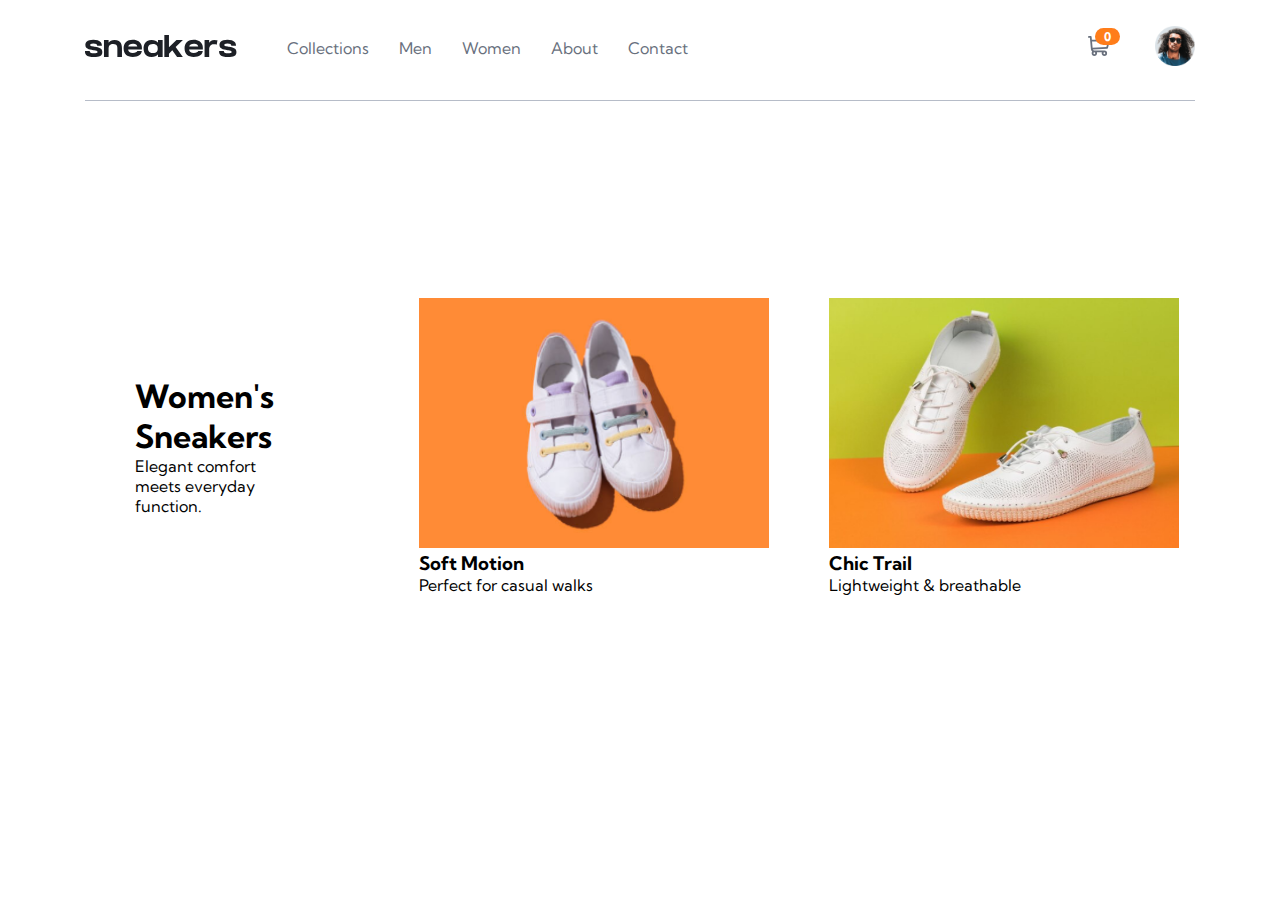
<file: women.html>
<!DOCTYPE html>
<html lang="en">
  <head>
    <meta charset="UTF-8" />
    <meta name="viewport" content="width=device-width, initial-scale=1.0" />
    <!-- displays site properly based on user's device -->

    <link
      rel="icon"
      type="image/png"
      sizes="32x32"
      href="./images/favicon-32x32.png"
    />

    <title>Women - Sneakers</title>
    <link rel="stylesheet" type="text/css" media="screen" href="main.css" />
    <script src="main.js" defer></script>
    <script src="slider.js" defer></script>
    <script src="cart.js" defer></script>
  </head>
  <body>
    <div class="container">
      <header>
        <nav class="navbar">
          <section class="nav-first">
            <svg
              class="menu-icon"
              width="16"
              height="15"
              xmlns="http://www.w3.org/2000/svg"
            >
              <path
                d="M16 12v3H0v-3h16Zm0-6v3H0V6h16Zm0-6v3H0V0h16Z"
                fill="#69707D"
                fill-rule="evenodd"
              />
            </svg>
            <div class="logo">
              <img src="images/logo.svg" alt="sneakers logo" />
            </div>
            <div class="backdrop"></div>
            <div class="nav-links">
              <svg
                class="close-icon"
                width="14"
                height="15"
                xmlns="http://www.w3.org/2000/svg"
              >
                <path
                  d="m11.596.782 2.122 2.122L9.12 7.499l4.597 4.597-2.122 2.122L7 9.62l-4.595 4.597-2.122-2.122L4.878 7.5.282 2.904 2.404.782l4.595 4.596L11.596.782Z"
                  fill="#69707D"
                  fill-rule="evenodd"
                />
              </svg>
              <a href="http://127.0.0.1:5500/collections.html#">Collections</a>
              <a href="http://127.0.0.1:5500/men.html">Men</a>
              <a href="http://127.0.0.1:5500/women.html">Women</a>
              <a href="http://127.0.0.1:5500/About.html">About</a>
              <a href="http://127.0.0.1:5500/contact.html">Contact</a>
            </div>
          </section>
          <section class="nav-second">
            <div class="cart">
              <img
                class="cart-icon"
                src="images/icon-cart.svg"
                alt="cart icon"
              />
              <div class="cart-container">
                <div class="cart-title">Cart</div>
                <div class="cart-items empty">
                  <p class="cart-empty">Your cart is empty</p>
                </div>
                <button class="checkout empty">Checkout</button>
              </div>
              <div class="cart-count">
                <span class="qty">0</span>
              </div>
            </div>
            <div class="avatar">
              <img src="images/image-avatar.png" alt="avatar" />
            </div>
          </section>
        </nav>
      </header>

      <section class="main">
        <div class="women-sneaker-content">
          <h1 style="width: 100%;">Women's Sneakers</h1>
          <p>Elegant comfort meets everyday function.</p>
        </div>

          <div style="display: flex; gap: 20px;">
            <div style="background: var(--beige); padding: 20px; border-radius: 12px; flex: 1;">
              <img src="./images/womens sneaker.png" alt="" style=" width: 350px; height: 250px;">
              <h3>Soft Motion</h3>
              <p>Perfect for casual walks</p>
            </div>
            <div style="background: var(--gray); padding: 20px; border-radius: 12px; flex: 1;">
              <img src="./images/womens sneaker 2.png" alt="" style=" width: 350px; height: 250px;">
              <h3>Chic Trail</h3>
              <p>Lightweight & breathable</p>
            </div>
          </div>
      </section>
    </div>
  </body>
</html>
</file>
<file: main.css>
@import url("https://fonts.googleapis.com/css2?family=Kumbh+Sans:wght@400;700&display=swap");

*,
*::before,
*::after {
  margin: 0;
  padding: 0;
  box-sizing: border-box;
}

:root {
  --orange: hsl(26, 100%, 55%);
  --pale-orange: hsl(25, 100%, 94%);
  --very-dark-blue: hsl(220, 13%, 13%);
  --dark-grayish-blue: hsl(219, 9%, 45%);
  --grayish-blue: hsl(220, 14%, 75%);
  --light-grayish-blue: hsl(223, 64%, 98%);
  --white: hsl(0, 0%, 100%);
  --black: hsl(0, 0%, 0%);
  --black-with-opacity: hsla(0, 0%, 0%, 0.75);
}

html {
  font-family: "Kumbh Sans", sans-serif;
}

a {
  text-decoration: none;
  color: var(--dark-grayish-blue);
}

body {
  min-height: 100vh;
  min-width: 100vw;
  position: relative;
  overflow-x: hidden;
}

.container {
  max-width: 1120px;
  min-height: 100vh;
  padding: 0 5px;
  margin: auto;
}

/* Navbar */
.navbar {
  display: flex;
  justify-content: space-between;
  align-items: center;
  padding-top: 26px;
  border-bottom: 1px solid var(--grayish-blue);
  margin-bottom: 60px;
  position: relative;
}

.nav-first {
  display: flex;
  align-items: center;
  gap: 50px;
  padding-bottom: 30px;
}

.nav-first .menu-icon {
  display: none;
}

.nav-first .backdrop {
  display: none;
}

.nav-links .close-icon {
  display: none;
}

.nav-links {
  display: flex;
  align-items: center;
  gap: 30px;
}

.nav-links a {
  position: relative;
}

.nav-links a:hover {
  color: var(--black);
}

.nav-links a:hover::after {
  content: "";
  position: absolute;
  background-color: var(--orange);
  width: 100%;
  height: 3px;
  left: 0;
  bottom: -47px;
}


.nav-second {
  display: flex;
  align-items: center;
  gap: 45px;
  padding-bottom: 30px;
}

.logo img {
  height: 22px;
}

.avatar img {
  height: 40px;
  width: 40px;
}

/* Main */
.main {
  display: flex;
  gap: 125px;
  min-height: 570px;
  align-items: center;
  padding: 0 50px;
}

/* Image gallery */
.gallery {
  flex: 1;
  display: flex;
  flex-direction: column;
  gap: 30px;
}

.gallery .main-img img {
  display: none;
}

.gallery .main-img img.active {
  display: inline-block;
  max-width: 445px;
  max-height: 445px;
  width: 100%;
  height: 100%;
  border-radius: 20px;
  cursor: pointer;
}

.gallery .thumb-list {
  display: flex;
  justify-content: space-between;
  max-width: 445px;
  width: 100%;
}

.gallery .thumb-list div {
  max-width: 90px;
  max-height: 90px;
  margin: 0 2px;
}

.gallery .thumb-list img {
  width: 100%;
  height: 100%;
  border-radius: 10px;
  cursor: pointer;
}

.gallery .thumb-list img:hover {
  opacity: 50%;
}

.gallery .thumb-list .active img {
  opacity: 30%;
}

.gallery .thumb-list .active {
  border: 2px solid var(--orange);
  border-radius: 13px;
  margin: 0;
}

/* lightbox */
.lightbox {
  display: none;
  position: absolute;
  top: 0;
  left: 0;
  height: 100vh;
  width: 100vw;
  z-index: 10;
  background: var(--black-with-opacity);
  align-items: center;
  justify-content: center;
}

.lightbox.active {
  display: flex;
}

.lightbox.active .gallery {
  max-width: 445px;
}

.lightbox .main-img {
  position: relative;
}

.lightbox .icon-prev,
.lightbox .icon-next {
  position: absolute;
  height: 60px;
  width: 60px;
  display: flex;
  align-items: center;
  justify-content: center;
  background-color: var(--white);
  border-radius: 50%;
}

.icon-prev:hover,
.icon-next:hover {
  cursor: pointer;
}

/* .icon-prev svg path {
  fill: var(--orange);
} */

.icon-prev {
  top: 50%;
  transform: translate(-50%, -50%);
}

.icon-next {
  top: 50%;
  right: 0;
  transform: translate(50%, -50%);
}

.icon-close svg path {
  fill: var(--white);
}

.icon-close svg path:hover {
  cursor: pointer;
  fill: var(--orange);
}

.icon-close {
  position: absolute;
  right: 0;
  top: -40px;
}

/* Content */

.content {
  flex: 1;
}
.content h3 {
  font-size: 16px;
  color: var(--dark-grayish-blue);
  letter-spacing: 2px;
}

.content h2 {
  font-size: 37px;
  margin: 20px 0 40px 0;
}

.content p {
  font-size: 16px;
  color: var(--dark-grayish-blue);
  margin-bottom: 30px;
}

.price {
  display: flex;
  align-items: center;
  gap: 15px;
}

.current-price {
  font-weight: 700;
  font-size: 25px;
}

.discount {
  display: flex;
  align-items: center;
  justify-content: center;
  padding: 0 6px;
  border-radius: 10%;
  height: 25px;
  background-color: var(--black);
  font-weight: 700;
  color: var(--white);
  padding: 2px 10px;
}

.prev-price {
  margin: 10px 0 35px 0;
  font-size: 18px;
  color: var(--grayish-blue);
  font-weight: 700;
  text-decoration: line-through;
}

.add-to-cart-container {
  display: flex;
  align-items: center;
  gap: 15px;
}

.counter {
  display: flex;
  justify-content: space-between;
  align-items: center;
  border-radius: 15px;
  width: 150px;
  height: 55px;
  background: var(--light-grayish-blue);
}

.counter button {
  width: 50px;
  height: 100%;
  cursor: pointer;
  display: flex;
  align-items: center;
  justify-content: center;
  background: none;
  border: none;
}

.counter .count {
  font-weight: 700;
}

.add-to-cart {
  color: var(--black);
  background-color: var(--orange);
  border: 0px;
  height: 55px;
  width: 100%;
  border-radius: 10px;
  font-weight: 700;
  display: flex;
  justify-content: center;
  align-items: center;
  gap: 15px;
  cursor: pointer;
  padding: 0 5px;
  font-size: 16px;
}

.add-to-cart svg path {
  fill: var(--white);
}

/* Cart */
.cart {
  position: relative;
}

.cart-icon {
  cursor: pointer;
}

/* .cart-icon:hover{
  
}  */

.cart-container {
  right: -95px;
  top: 50px;
  z-index: 9;
  position: absolute;
  width: 360px;
  min-height: 260px;
  background: white;
  box-shadow: rgba(100, 100, 111, 0.2) 0px 7px 29px 0px;
  display: none;
}

.cart-container.active {
  display: flex;
  flex-direction: column;
}

.cart-title {
  padding: 25px 20px;
  font-weight: 700;
  border-bottom: 1px solid var(--grayish-blue);
}

.cart .cart-items {
  padding: 25px 20px;
  display: flex;
  flex-direction: column;
  gap: 25px;
}

.cart .cart-items.empty {
  display: flex;
  align-items: center;
  justify-content: center;
  height: 185px;
  font-weight: 700;
}

.cart .cart-items.empty .cart-empty {
  color: var(--grayish-blue);
  display: inline-block;
}

.cart .cart-items .cart-empty {
  display: none;
}

.cart-item {
  display: flex;
  align-items: center;
  gap: 20px;
}

.cart-item img {
  height: 50px;
  border-radius: 5px;
}

.cart-item {
  color: var(--dark-grayish-blue);
}

.cart-item .total-price {
  color: var(--black);
  font-weight: 700;
}

.checkout.empty {
  display: none;
}

.checkout {
  height: 56px;
  margin: 27px 23px;
  border: none;
  color: var(--white);
  background-color: var(--orange);
  border-radius: 10px;
  font-weight: 700;
  display: flex;
  align-items: center;
  justify-content: center;
}

.checkout:hover {
  cursor: pointer;
}

.cart-count {
  cursor: pointer;
  position: absolute;
  top: -8px;
  right: -10px;
  background-color: var(--orange);
  color: var(--white);
  min-width: 25px;
  min-height: 17px;
  border-radius: 10px;
  display: flex;
  align-items: center;
  justify-content: center;
  font-size: 12px;
  font-weight: 700;
}

.delete-item {
  border: none;
  background: none;
  cursor: pointer;
}

/* Mobile */

@media (max-width: 755px) {
  .navbar {
    margin-bottom: 0;
    border-bottom: none;
  }

  .nav-first,
  .nav-second {
    gap: 30px;
    padding-bottom: 10px;
  }

  .nav-first .menu-icon {
    cursor: pointer;
    display: inline-block;
  }

  .nav-links {
    display: none;
  }

  .nav-links.active {
    display: flex;
    flex-direction: column;
    position: absolute;
    top: 0;
    left: -5px;
    max-width: 220px;
    width: 100%;
    height: 100vh;
    background: var(--white);
    align-items: start;
    z-index: 15;
    padding: 25px 30px;
  }

  .nav-first .backdrop.active {
    background: var(--black-with-opacity);
    width: 100vw;
    height: 100vh;
    display: block;
    position: absolute;
    top: 0;
    left: -5px;
    z-index: 11;
  }

  .nav-links.active .close-icon {
    display: inline-block;
    margin-bottom: 30px;
    cursor: pointer;
  }

  .nav-links a {
    font-weight: 700;
    color: black;
  }

  .nav-links.active a:hover::after {
    bottom: -5px;
  }

  /* main */

  .main {
    flex-direction: column;
    gap: 20px;
    padding: 0;
  }

  .main .default {
    display: none;
  }

  .lightbox {
    display: flex;
    position: relative;
    height: auto;
    width: auto;
    background: none;
  }

  .main .thumb-list {
    display: none;
  }

  .main .icon-prev {
    left: 50px;
    height: 45px;
    width: 45px;
  }

  .main .icon-next {
    right: 50px;
    height: 45px;
    width: 45px;
  }

  .gallery .main-img img.active {
    max-width: none;
    max-height: none;
    width: 100vw;
    height: auto;
    border-radius: 0;
  }

  .content {
    padding: 0 20px;
  }

  .content h2 {
    margin: 10px 0;
    font-size: 30px;
  }

  .price-info {
    display: flex;
    justify-content: space-between;
    align-items: center;
    margin-bottom: 30px;
  }

  .prev-price {
    margin: 0;
  }

  .add-to-cart-container {
    flex-direction: column;
  }

  .counter {
    width: 100%;
  }

  .counter button {
    width: 40%;
  }

  .cart-container {
    z-index: 20;
    right: -85px;
    top: 40px;
  }
}
</file>
